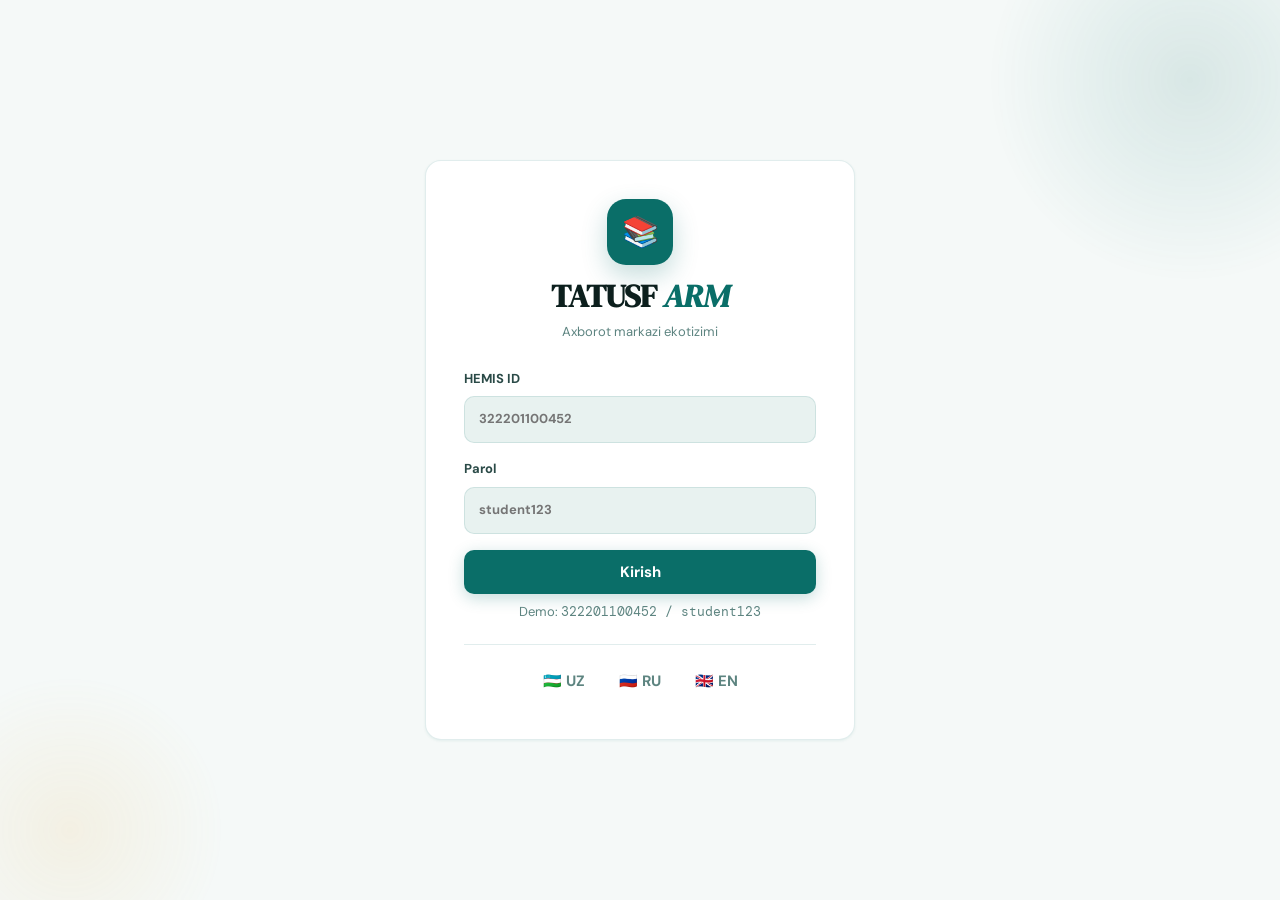
<file: index.html>
<!DOCTYPE html>
<html lang="uz">
<head>
  <meta charset="UTF-8" />
  <meta name="viewport" content="width=device-width, initial-scale=1.0" />
  <title>TATUSF ARM | Responsive Django-ready MVP</title>
  <link rel="preconnect" href="https://fonts.googleapis.com">
  <link rel="preconnect" href="https://fonts.gstatic.com" crossorigin>
  <link href="https://fonts.googleapis.com/css2?family=DM+Serif+Display:ital@0;1&family=DM+Sans:opsz,wght@9..40,300;9..40,400;9..40,500;9..40,600;9..40,700&family=DM+Mono:wght@400;500&display=swap" rel="stylesheet">
  <link rel="stylesheet" href="styles.css" />
</head>
<body>
  <div id="toast-container" aria-live="polite"></div>

  <!-- LOGIN -->
  <section id="login-page" class="login-page">
    <div class="blob blob-one"></div>
    <div class="blob blob-two"></div>

    <div class="card login-card animate-up">
      <div class="brand-block">
        <button class="brand-logo" aria-label="TATUSF ARM">📚</button>
        <h1 class="font-display">TATUSF <em>ARM</em></h1>
        <p id="login-subtitle" data-i18n="login_subtitle">Axborot markazi ekotizimi</p>
      </div>

      <form id="login-form" class="form-stack">
        <label class="field">
          <span data-i18n="hemis_id">HEMIS ID</span>
          <input class="inp" id="login-id" type="text" placeholder="322201100452" autocomplete="username" />
        </label>
        <label class="field">
          <span data-i18n="password">Parol</span>
          <input class="inp" id="login-password" type="password" placeholder="student123" autocomplete="current-password" />
        </label>
        <button class="btn-primary full" type="submit" data-i18n="login">Kirish</button>
      </form>

      <p class="helper-text">Demo: <span class="font-mono">322201100452 / student123</span></p>

      <div class="login-lang-row">
        <button class="btn-ghost" type="button" onclick="setLang('uz')">🇺🇿 UZ</button>
        <button class="btn-ghost" type="button" onclick="setLang('ru')">🇷🇺 RU</button>
        <button class="btn-ghost" type="button" onclick="setLang('en')">🇬🇧 EN</button>
      </div>
    </div>
  </section>

  <!-- APP -->
  <div id="main-app" class="main-app hidden">
    <header class="topbar glass">
      <div class="topbar-inner">
        <button class="brand-mini" onclick="showPage('main')" type="button">
          <span class="brand-icon">📚</span>
          <span class="font-display"><em>TATUSF</em> ARM</span>
        </button>

        <nav class="desktop-nav" aria-label="Asosiy menyu">
          <button class="nav-link" id="nl-main" onclick="showPage('main')" data-i18n="nav_main">Bosh</button>
          <button class="nav-link" id="nl-catalog" onclick="showPage('catalog')" data-i18n="nav_catalog">Katalog</button>
          <button class="nav-link" id="nl-profile" onclick="showPage('profile')" data-i18n="nav_profile">Profil</button>
          <button class="nav-link" id="nl-admin" onclick="showPage('admin')" data-i18n="nav_admin">Admin</button>
        </nav>

        <div class="top-actions">
          <div class="lang-wrap">
            <button class="icon-btn text-btn" id="lang-btn" onclick="toggleLangMenu()" type="button">🌐 <span id="lang-label">UZ</span></button>
            <div id="lang-menu" class="lang-menu hidden">
              <button type="button" onclick="setLang('uz');toggleLangMenu(true)">🇺🇿 O‘zbek</button>
              <button type="button" onclick="setLang('ru');toggleLangMenu(true)">🇷🇺 Русский</button>
              <button type="button" onclick="setLang('en');toggleLangMenu(true)">🇬🇧 English</button>
            </div>
          </div>
          <button class="icon-btn" onclick="toggleDark()" id="dark-btn" type="button" aria-label="Dark mode">🌙</button>
          <button class="btn-danger hide-sm" onclick="doLogout()" type="button" data-i18n="logout">Chiqish</button>
          <button class="icon-btn mobile-only" onclick="toggleMobileMenu()" type="button" aria-label="Menyu">☰</button>
        </div>
      </div>
    </header>

    <aside class="mobile-menu" id="mobile-menu">
      <button class="mobile-close" onclick="toggleMobileMenu()" type="button">✕</button>
      <button onclick="showPage('main');toggleMobileMenu()" data-i18n="nav_main">🏠 Bosh</button>
      <button onclick="showPage('catalog');toggleMobileMenu()" data-i18n="nav_catalog">📚 Katalog</button>
      <button onclick="showPage('profile');toggleMobileMenu()" data-i18n="nav_profile">👤 Profil</button>
      <button onclick="showPage('admin');toggleMobileMenu()" data-i18n="nav_admin">🛠 Admin</button>
      <button onclick="doLogout()" data-i18n="logout">🚪 Chiqish</button>
    </aside>

    <main class="page-shell">
      <!-- MAIN -->
      <section id="page-main" class="page">
        <div class="hero-bg hero-section">
          <span class="badge badge-primary">✨ MVP + Django API + Responsive</span>
          <h1 class="font-display">TATUSF <em>Axborot</em> Markazi</h1>
          <p data-i18n="hero_sub">Kitoblar katalogi, o‘quvchi profili va admin boshqaruvi uchun yengil platforma.</p>

          <div class="search-card">
            <span>🔍</span>
            <input id="search-input" class="search-input" data-i18n-placeholder="search_placeholder" placeholder="Kitob, muallif yoki kategoriya qidiring" />
            <button class="btn-primary" onclick="searchBooks()" data-i18n="search">Qidirish</button>
          </div>
        </div>

        <div class="container">
          <div class="stats-grid">
            <article class="card stat-card">
              <strong id="stat-books">0</strong>
              <span data-i18n="stats_books">Kitoblar</span>
            </article>
            <article class="card stat-card">
              <strong id="stat-users">14K+</strong>
              <span data-i18n="stats_users">Foydalanuvchilar</span>
            </article>
            <article class="card stat-card">
              <strong>98%</strong>
              <span data-i18n="stats_avail">Mavjudlik</span>
            </article>
          </div>

          <div class="section-head">
            <h2 data-i18n="recent_books">So‘nggi kitoblar</h2>
            <button class="btn-outline" onclick="showPage('catalog')" data-i18n="see_all">Barchasini ko‘rish</button>
          </div>
          <div id="recent-books" class="book-grid"></div>
        </div>
      </section>

      <!-- CATALOG -->
      <section id="page-catalog" class="page hidden">
        <div class="container">
          <div class="page-title-row">
            <div>
              <h1 class="font-display" data-i18n="nav_catalog">Katalog</h1>
              <p><span id="catalog-count">0</span> <span data-i18n="results">ta natija</span></p>
            </div>
            <button class="btn-primary" onclick="showPage('admin')" data-i18n="add_book">Kitob qo‘shish</button>
          </div>

          <div class="catalog-layout">
            <aside class="filter-panel card">
              <h3 data-i18n="filter">Filter</h3>
              <label class="field">
                <span data-i18n="category">Kategoriya</span>
                <select class="inp" id="filter-category" onchange="applyFilters()">
                  <option value="all" data-i18n="all">Barchasi</option>
                  <option value="IT">IT</option>
                  <option value="Physics">Physics</option>
                  <option value="Math">Math</option>
                  <option value="Literature">Literature</option>
                </select>
              </label>
              <label class="field">
                <span data-i18n="format">Format</span>
                <select class="inp" id="filter-format" onchange="applyFilters()">
                  <option value="all" data-i18n="all">Barchasi</option>
                  <option value="PDF">PDF</option>
                  <option value="EPUB">EPUB</option>
                  <option value="Audio">Audio</option>
                </select>
              </label>
              <label class="field">
                <span data-i18n="sort">Saralash</span>
                <select class="inp" id="sort-books" onchange="applyFilters()">
                  <option value="new" data-i18n="sort_new">Yangi</option>
                  <option value="rating" data-i18n="sort_rating">Reyting</option>
                  <option value="title" data-i18n="sort_title">Nom bo‘yicha</option>
                </select>
              </label>
            </aside>

            <div class="catalog-content">
              <div id="catalog-grid" class="book-grid"></div>
            </div>
          </div>
        </div>
      </section>

      <!-- READER -->
      <section id="page-reader" class="page hidden">
        <div class="reader-container">
          <div class="reader-top">
            <button class="btn-ghost" onclick="showPage('catalog')">← <span data-i18n="back_catalog">Katalogga qaytish</span></button>
            <div class="reader-tools">
              <button class="btn-ghost" onclick="changeReaderFont(1)">A+</button>
              <button class="btn-ghost" onclick="changeReaderFont(-1)">A−</button>
              <button class="btn-ghost" onclick="toggleFocusMode()" data-i18n="focus_mode">Fokus</button>
            </div>
          </div>

          <article class="card reader-card" id="reader-card">
            <span class="badge badge-accent" id="reader-format">PDF</span>
            <h1 class="font-display" id="reader-title">Kitob nomi</h1>
            <p class="reader-meta" id="reader-meta">Muallif · Yil · Kategoriya</p>
            <div id="reader-text" class="reader-text"></div>
          </article>
        </div>
      </section>

      <!-- PROFILE -->
      <section id="page-profile" class="page hidden">
        <div class="container narrow">
          <div class="card profile-card">
            <div class="avatar">👤</div>
            <div>
              <h1 class="font-display" id="profile-name">A. Kurbanov</h1>
              <p id="profile-role" data-i18n="student_profile">Talaba profili</p>
              <div class="profile-badges">
                <span class="badge badge-primary">🏆 1240 XP</span>
                <span class="badge badge-accent">🔥 7 kun streak</span>
              </div>
            </div>
          </div>

          <div class="profile-grid">
            <article class="card profile-widget">
              <h2 data-i18n="my_books">Mening kitoblarim</h2>
              <div id="profile-books" class="mini-list"></div>
            </article>
            <article class="card profile-widget">
              <h2 data-i18n="reading_stats">O‘qish statistikasi</h2>
              <div class="progress-row">
                <span data-i18n="daily_goal">Kunlik maqsad</span>
                <strong>60%</strong>
              </div>
              <div class="progress"><div style="width:60%"></div></div>
              <p class="muted" data-i18n="goal_text">Bugun 3 / 5 sahifa o‘qildi</p>
            </article>
          </div>
        </div>
      </section>

      <!-- ADMIN -->
      <section id="page-admin" class="page hidden">
        <div class="container narrow">
          <div class="page-title-row">
            <div>
              <h1 class="font-display" data-i18n="admin_title">Admin panel</h1>
              <p data-i18n="admin_sub">Kitoblarni qo‘shish va ro‘yxatni boshqarish</p>
            </div>
          </div>

          <form id="book-form" class="card admin-form">
            <h2 data-i18n="add_book">Kitob qo‘shish</h2>
            <div class="form-grid">
              <label class="field">
                <span data-i18n="title">Sarlavha</span>
                <input class="inp" id="book-title" required />
              </label>
              <label class="field">
                <span data-i18n="author">Muallif</span>
                <input class="inp" id="book-author" required />
              </label>
              <label class="field">
                <span data-i18n="year">Yil</span>
                <input class="inp" id="book-year" type="number" min="1900" max="2100" required />
              </label>
              <label class="field">
                <span data-i18n="category">Kategoriya</span>
                <select class="inp" id="book-category">
                  <option value="IT">IT</option>
                  <option value="Physics">Physics</option>
                  <option value="Math">Math</option>
                  <option value="Literature">Literature</option>
                </select>
              </label>
              <label class="field">
                <span data-i18n="format">Format</span>
                <select class="inp" id="book-format">
                  <option value="PDF">PDF</option>
                  <option value="EPUB">EPUB</option>
                  <option value="Audio">Audio</option>
                </select>
              </label>
              <label class="field">
                <span data-i18n="rating">Reyting</span>
                <input class="inp" id="book-rating" type="number" min="1" max="5" step="0.1" value="4.5" />
              </label>
            </div>
            <label class="field">
              <span data-i18n="description">Tavsif</span>
              <textarea class="inp" id="book-description" rows="4"></textarea>
            </label>
            <button class="btn-primary" type="submit" data-i18n="save">Saqlash</button>
          </form>

          <article class="card admin-list">
            <h2 data-i18n="current_books">Joriy kitoblar</h2>
            <div id="admin-books" class="table-wrap"></div>
          </article>
        </div>
      </section>
    </main>
  </div>

  <script src="script.js"></script>
</body>
</html>
</file>
<file: styles.css>
:root {
  --primary: #0a6e68;
  --primary-light: #0fa39a;
  --primary-dark: #084f4b;
  --primary-glow: rgba(10, 110, 104, 0.10);
  --primary-glow2: rgba(15, 163, 154, 0.16);
  --accent: #e8a838;
  --accent-glow: rgba(232, 168, 56, 0.16);
  --surface: #f5f9f8;
  --surface-low: #e8f2f0;
  --surface-card: #ffffff;
  --text: #0c1f1d;
  --text-secondary: #2a4a47;
  --text-muted: #5d8480;
  --border: rgba(10, 110, 104, 0.12);
  --border-strong: rgba(10, 110, 104, 0.24);
  --shadow-xs: 0 1px 3px rgba(10, 110, 104, 0.08);
  --shadow: 0 8px 28px rgba(10, 110, 104, 0.12);
  --shadow-lg: 0 18px 52px rgba(10, 110, 104, 0.18);
  --error: #c0392b;
  --success: #047857;
  --radius-sm: 10px;
  --radius: 16px;
  --radius-lg: 24px;
}

.dark {
  --primary: #29c9be;
  --primary-light: #50dfd5;
  --primary-dark: #1aa89f;
  --primary-glow: rgba(41, 201, 190, 0.10);
  --primary-glow2: rgba(80, 223, 213, 0.14);
  --accent: #f0b84a;
  --accent-glow: rgba(240, 184, 74, 0.14);
  --surface: #060f0e;
  --surface-low: #0d1f1d;
  --surface-card: #0f2422;
  --text: #e2f7f5;
  --text-secondary: #a8d4d0;
  --text-muted: #78aaa6;
  --border: rgba(41, 201, 190, 0.14);
  --border-strong: rgba(41, 201, 190, 0.28);
  --shadow-xs: 0 1px 3px rgba(0, 0, 0, 0.30);
  --shadow: 0 8px 28px rgba(0, 0, 0, 0.35);
  --shadow-lg: 0 18px 52px rgba(0, 0, 0, 0.48);
  --error: #fb7185;
  --success: #34d399;
}

* { box-sizing: border-box; margin: 0; padding: 0; }
html { scroll-behavior: smooth; }
body {
  min-height: 100vh;
  background: var(--surface);
  color: var(--text);
  font-family: 'DM Sans', system-ui, -apple-system, BlinkMacSystemFont, sans-serif;
  font-size: 15px;
  line-height: 1.6;
  -webkit-font-smoothing: antialiased;
}
button, input, select, textarea { font: inherit; }
button { cursor: pointer; }
a { color: inherit; }
.hidden { display: none !important; }
.font-display { font-family: 'DM Serif Display', Georgia, serif; }
.font-mono { font-family: 'DM Mono', monospace; }
.muted { color: var(--text-muted); }

@keyframes fadeUp { from { opacity: 0; transform: translateY(22px); } to { opacity: 1; transform: translateY(0); } }
@keyframes fadeIn { from { opacity: 0; } to { opacity: 1; } }
@keyframes slideRight { from { opacity: 0; transform: translateX(-24px); } to { opacity: 1; transform: translateX(0); } }
@keyframes floatUp { 0%, 100% { transform: translateY(0); } 50% { transform: translateY(-5px); } }
.animate-up { animation: fadeUp 0.55s cubic-bezier(.22,.68,0,1.1) both; }

.glass {
  background: rgba(245, 249, 248, 0.86);
  backdrop-filter: blur(18px) saturate(1.4);
  -webkit-backdrop-filter: blur(18px) saturate(1.4);
}
.dark .glass { background: rgba(9, 28, 26, 0.9); }

.card {
  background: var(--surface-card);
  border: 1px solid var(--border);
  border-radius: var(--radius);
  box-shadow: var(--shadow-xs);
  transition: box-shadow .25s ease, transform .25s ease, border-color .25s ease;
}
.card:hover { box-shadow: var(--shadow); border-color: var(--border-strong); }

.btn-primary, .btn-outline, .btn-ghost, .btn-danger, .icon-btn {
  border: none;
  border-radius: var(--radius-sm);
  display: inline-flex;
  align-items: center;
  justify-content: center;
  gap: 7px;
  font-weight: 700;
  transition: transform .18s ease, background .18s ease, border-color .18s ease, color .18s ease, box-shadow .18s ease;
}
.btn-primary {
  min-height: 42px;
  padding: 10px 20px;
  background: var(--primary);
  color: #fff;
  box-shadow: 0 4px 16px rgba(10, 110, 104, .24);
}
.btn-primary:hover { background: var(--primary-light); transform: translateY(-1px); }
.btn-outline {
  min-height: 40px;
  padding: 9px 18px;
  background: transparent;
  color: var(--primary);
  border: 1.5px solid var(--border-strong);
}
.btn-outline:hover { background: var(--primary-glow); border-color: var(--primary); }
.btn-ghost {
  min-height: 38px;
  padding: 8px 14px;
  background: transparent;
  color: var(--text-muted);
}
.btn-ghost:hover { background: var(--surface-low); color: var(--primary); }
.btn-danger {
  min-height: 38px;
  padding: 8px 14px;
  background: rgba(192,57,43,.08);
  color: var(--error);
  border: 1px solid rgba(192,57,43,.16);
}
.icon-btn {
  width: 40px;
  height: 40px;
  background: var(--surface-low);
  color: var(--text);
  border: 1px solid var(--border);
}
.text-btn { width: auto; padding: 0 12px; }
.full { width: 100%; }

.badge {
  display: inline-flex;
  align-items: center;
  gap: 5px;
  border-radius: 999px;
  padding: 5px 12px;
  font-size: 12px;
  font-weight: 800;
  letter-spacing: .02em;
}
.badge-primary { background: var(--primary-glow2); color: var(--primary); }
.badge-accent { background: var(--accent-glow); color: #805512; }
.dark .badge-accent { color: var(--accent); }

.inp {
  width: 100%;
  background: var(--surface-low);
  border: 1.5px solid var(--border);
  border-radius: var(--radius-sm);
  padding: 12px 14px;
  color: var(--text);
  outline: none;
  resize: vertical;
}
.inp:focus { border-color: var(--primary); background: var(--surface-card); box-shadow: 0 0 0 4px var(--primary-glow2); }
.field { display: grid; gap: 7px; color: var(--text-secondary); font-size: 13px; font-weight: 700; }
.form-stack { display: grid; gap: 16px; }
.form-grid { display: grid; grid-template-columns: repeat(2, minmax(0, 1fr)); gap: 16px; }

.login-page {
  position: fixed;
  inset: 0;
  z-index: 1000;
  display: grid;
  place-items: center;
  padding: 20px;
  overflow: hidden;
  background: var(--surface);
}
.blob { position: absolute; border-radius: 50%; pointer-events: none; filter: blur(1px); }
.blob-one { width: 420px; height: 420px; top: -130px; right: -120px; background: radial-gradient(circle, rgba(10,110,104,.12), transparent 68%); }
.blob-two { width: 320px; height: 320px; bottom: -90px; left: -90px; background: radial-gradient(circle, rgba(232,168,56,.10), transparent 68%); }
.login-card { width: min(100%, 430px); padding: clamp(24px, 5vw, 38px); position: relative; z-index: 1; }
.brand-block { text-align: center; margin-bottom: 26px; }
.brand-logo { width: 66px; height: 66px; border-radius: 19px; background: var(--primary); color: #fff; font-size: 30px; border: none; margin-bottom: 14px; box-shadow: 0 10px 26px rgba(10,110,104,.24); animation: floatUp 3s ease-in-out infinite; }
.brand-block h1 { font-size: 32px; line-height: 1.1; letter-spacing: -.03em; }
em { color: var(--primary); font-style: italic; }
.brand-block p, .helper-text { color: var(--text-muted); font-size: 13px; margin-top: 8px; text-align: center; }
.login-lang-row { border-top: 1px solid var(--border); display: flex; justify-content: center; gap: 6px; margin-top: 22px; padding-top: 16px; }

.main-app { min-height: 100vh; }
.topbar { position: sticky; top: 0; z-index: 50; border-bottom: 1px solid var(--border); }
.topbar-inner { max-width: 1240px; margin: 0 auto; height: 68px; padding: 0 22px; display: flex; align-items: center; justify-content: space-between; gap: 18px; }
.brand-mini { background: none; border: none; color: var(--text); display: inline-flex; align-items: center; gap: 10px; font-weight: 800; white-space: nowrap; }
.brand-icon { width: 38px; height: 38px; border-radius: 12px; background: var(--primary); color: #fff; display: inline-grid; place-items: center; }
.desktop-nav { display: flex; align-items: stretch; gap: 18px; height: 68px; }
.nav-link { background: transparent; border: none; color: var(--text-muted); border-bottom: 2px solid transparent; font-size: 14px; font-weight: 700; }
.nav-link:hover, .nav-link.active { color: var(--primary); border-bottom-color: var(--primary); }
.top-actions { display: flex; align-items: center; gap: 8px; }
.lang-wrap { position: relative; }
.lang-menu { position: absolute; top: 48px; right: 0; width: 152px; background: var(--surface-card); border: 1px solid var(--border-strong); border-radius: 14px; padding: 6px; box-shadow: var(--shadow); animation: fadeUp .2s ease both; }
.lang-menu button { width: 100%; border: none; background: transparent; color: var(--text); text-align: left; padding: 9px 12px; border-radius: 9px; }
.lang-menu button:hover { background: var(--surface-low); }

.mobile-only { display: none; }
.mobile-menu { display: none; position: fixed; inset: 0; z-index: 120; background: var(--surface-card); padding: 82px 26px 26px; flex-direction: column; gap: 8px; }
.mobile-menu.show { display: flex; animation: slideRight .26s ease both; }
.mobile-menu button { border: none; background: transparent; color: var(--text); text-align: left; padding: 14px 16px; border-radius: 12px; font-weight: 800; }
.mobile-menu button:hover { background: var(--surface-low); color: var(--primary); }
.mobile-close { position: absolute; top: 22px; right: 22px; width: 42px; text-align: center !important; }

.page-shell { padding-bottom: 72px; }
.page { animation: fadeIn .25s ease both; }
.container { max-width: 1240px; margin: 0 auto; padding: 0 22px; }
.container.narrow { max-width: 980px; }
.hero-bg { background: radial-gradient(ellipse 70% 50% at 50% -5%, var(--primary-glow2), transparent 70%), radial-gradient(ellipse 40% 35% at 88% 55%, rgba(86,84,212,.07), transparent 65%), radial-gradient(ellipse 35% 30% at 10% 70%, var(--accent-glow), transparent 65%); }
.hero-section { text-align: center; padding: clamp(48px, 9vw, 86px) 20px 44px; }
.hero-section h1 { font-size: clamp(38px, 7vw, 74px); line-height: 1.03; letter-spacing: -.045em; margin: 18px auto 14px; }
.hero-section p { color: var(--text-muted); max-width: 560px; margin: 0 auto 28px; font-size: 16px; }
.search-card { width: min(100%, 650px); margin: 0 auto; display: flex; align-items: center; gap: 10px; background: var(--surface-card); border: 2px solid var(--border); border-radius: 18px; padding: 8px 8px 8px 18px; box-shadow: var(--shadow); }
.search-input { flex: 1; min-width: 0; border: none; outline: none; background: transparent; color: var(--text); padding: 10px 0; }

.stats-grid { display: grid; grid-template-columns: repeat(3, minmax(0, 1fr)); gap: 16px; margin: 28px 0 34px; }
.stat-card { padding: 24px; text-align: center; }
.stat-card strong { display: block; font-size: 34px; line-height: 1; font-family: 'DM Serif Display', Georgia, serif; color: var(--primary); }
.stat-card span { color: var(--text-muted); font-weight: 700; font-size: 13px; }
.section-head, .page-title-row { display: flex; align-items: flex-end; justify-content: space-between; gap: 16px; margin: 30px 0 18px; }
.section-head h2, .admin-form h2, .admin-list h2, .profile-widget h2 { font-size: 24px; color: var(--primary); font-family: 'DM Serif Display', Georgia, serif; font-style: italic; font-weight: 400; }
.page-title-row h1 { font-size: 38px; line-height: 1.1; }
.page-title-row p { color: var(--text-muted); }

.book-grid { display: grid; grid-template-columns: repeat(auto-fill, minmax(170px, 1fr)); gap: 16px; }
.book-card { padding: 14px; overflow: hidden; cursor: pointer; }
.book-cover { aspect-ratio: 3/4; display: grid; place-items: center; border-radius: 12px; background: linear-gradient(135deg, var(--primary-glow), var(--accent-glow)); font-size: 42px; margin-bottom: 12px; }
.book-card h3 { font-size: 14px; line-height: 1.35; margin-bottom: 5px; }
.book-card p { color: var(--text-muted); font-size: 12px; }
.book-meta { display: flex; justify-content: space-between; align-items: center; margin-top: 10px; gap: 8px; }
.book-meta strong { color: var(--accent); }

.catalog-layout { display: grid; grid-template-columns: 240px minmax(0, 1fr); gap: 24px; align-items: start; }
.filter-panel { padding: 20px; display: grid; gap: 16px; position: sticky; top: 92px; }
.filter-panel h3 { font-family: 'DM Serif Display', Georgia, serif; color: var(--primary); font-size: 22px; }
.catalog-content { min-width: 0; }

.reader-container { width: min(100%, 820px); margin: 0 auto; padding: 24px 22px 0; }
.reader-top { display: flex; align-items: center; justify-content: space-between; gap: 12px; flex-wrap: wrap; margin-bottom: 18px; }
.reader-tools { display: flex; gap: 6px; }
.reader-card { padding: clamp(24px, 5vw, 46px); }
.reader-card h1 { font-size: clamp(28px, 5vw, 42px); line-height: 1.1; margin: 14px 0 8px; }
.reader-meta { color: var(--text-muted); margin-bottom: 24px; }
.reader-text { color: var(--text-secondary); font-size: var(--reader-font, 17px); line-height: 1.9; display: grid; gap: 16px; }
.focus-mode .topbar, .focus-mode .reader-top { display: none; }
.focus-mode .reader-container { padding-top: 30px; }

.profile-card { padding: 30px; display: flex; align-items: center; gap: 22px; margin-top: 24px; }
.avatar { width: 96px; height: 96px; border-radius: 50%; display: grid; place-items: center; font-size: 42px; background: linear-gradient(135deg, var(--primary-dark), var(--primary), var(--primary-light)); box-shadow: 0 0 0 6px var(--primary-glow2); color: #fff; flex-shrink: 0; }
.profile-card h1 { font-size: 34px; line-height: 1.1; }
.profile-card p { color: var(--text-muted); }
.profile-badges { display: flex; flex-wrap: wrap; gap: 8px; margin-top: 12px; }
.profile-grid { display: grid; grid-template-columns: 1fr 1fr; gap: 18px; margin-top: 18px; }
.profile-widget { padding: 24px; }
.mini-list { display: grid; gap: 10px; margin-top: 16px; }
.mini-item { padding: 12px 14px; border: 1px solid var(--border); border-radius: 12px; background: var(--surface-low); display: flex; justify-content: space-between; gap: 10px; }
.progress-row { display: flex; justify-content: space-between; gap: 10px; margin: 18px 0 9px; font-weight: 800; }
.progress { height: 9px; background: var(--surface-low); border-radius: 999px; overflow: hidden; }
.progress div { height: 100%; background: linear-gradient(90deg, var(--primary), var(--primary-light)); border-radius: inherit; }

.admin-form, .admin-list { padding: 24px; margin-top: 18px; }
.admin-form { display: grid; gap: 18px; }
.table-wrap { width: 100%; overflow-x: auto; margin-top: 14px; }
.book-table { width: 100%; border-collapse: collapse; min-width: 620px; }
.book-table th, .book-table td { text-align: left; padding: 13px 12px; border-bottom: 1px solid var(--border); }
.book-table th { color: var(--primary); font-size: 12px; text-transform: uppercase; letter-spacing: .06em; }
.book-table td { color: var(--text-secondary); font-size: 14px; }

#toast-container { position: fixed; left: 50%; bottom: 24px; transform: translateX(-50%); z-index: 2000; display: grid; gap: 8px; pointer-events: none; }
.toast { background: var(--surface-card); color: var(--text); border: 1px solid var(--border-strong); border-left: 4px solid var(--primary); padding: 12px 18px; border-radius: 12px; box-shadow: var(--shadow); animation: fadeUp .25s ease both; min-width: min(360px, calc(100vw - 40px)); text-align: center; font-weight: 700; }

@media (max-width: 980px) {
  .desktop-nav { display: none; }
  .mobile-only { display: inline-flex; }
  .catalog-layout { grid-template-columns: 1fr; }
  .filter-panel { position: static; }
  .profile-grid { grid-template-columns: 1fr; }
}

@media (max-width: 720px) {
  body { font-size: 14px; }
  .topbar-inner { padding: 0 14px; }
  .brand-mini .font-display { display: none; }
  .hide-sm { display: none; }
  .container, .reader-container { padding-left: 14px; padding-right: 14px; }
  .search-card { flex-wrap: wrap; padding: 12px; }
  .search-card .btn-primary { width: 100%; }
  .stats-grid { grid-template-columns: 1fr; }
  .section-head, .page-title-row { align-items: stretch; flex-direction: column; }
  .book-grid { grid-template-columns: repeat(2, minmax(0, 1fr)); gap: 12px; }
  .book-card { padding: 11px; }
  .profile-card { align-items: flex-start; flex-direction: column; }
  .form-grid { grid-template-columns: 1fr; }
  .reader-tools { width: 100%; justify-content: space-between; }
  .reader-tools .btn-ghost { flex: 1; }
}

@media (max-width: 420px) {
  .book-grid { grid-template-columns: 1fr; }
  .login-card { padding: 22px; }
  .top-actions { gap: 5px; }
  .text-btn { padding: 0 9px; }
}
</file>
